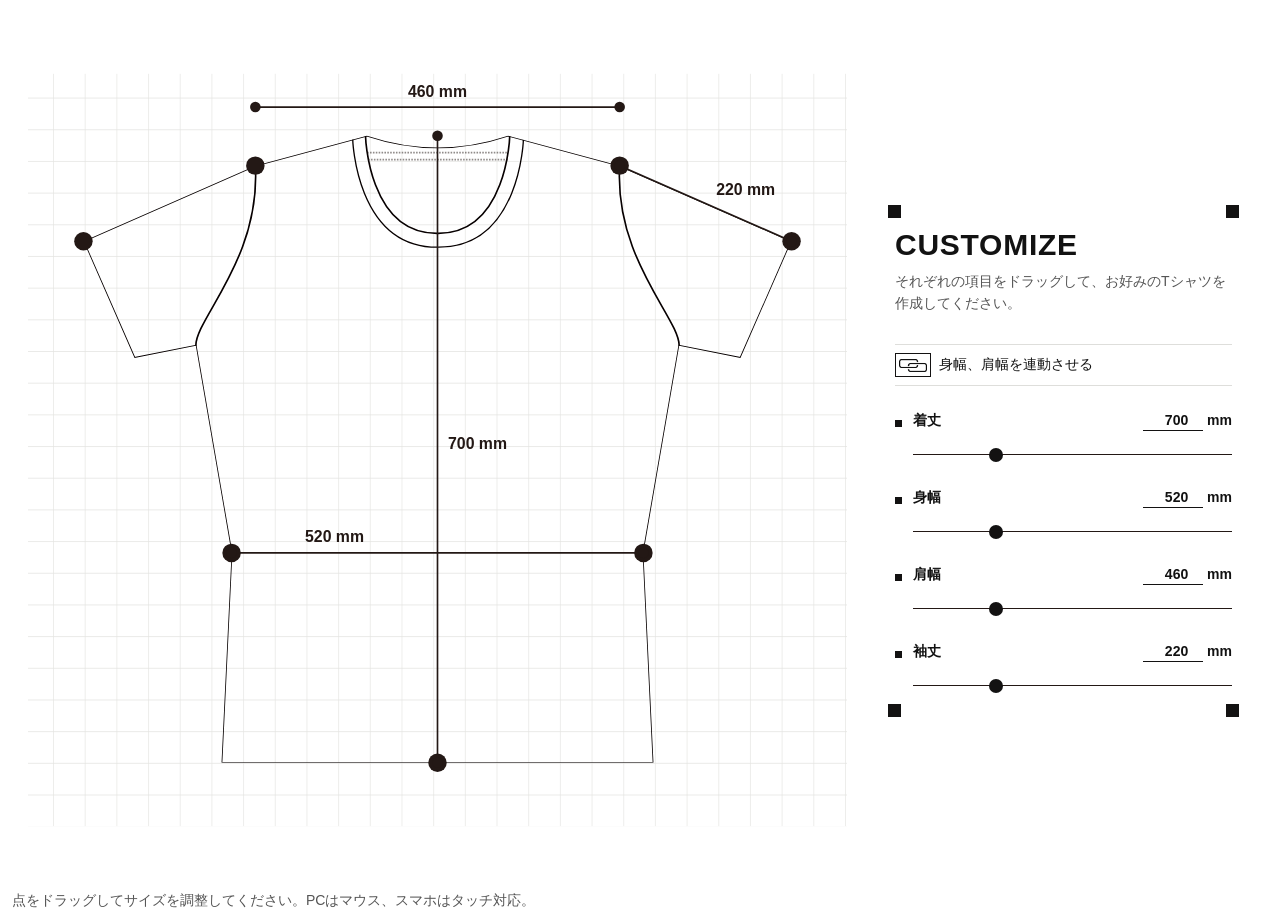
<file: t.html>
<!DOCTYPE html>
<html lang="ja">
<head>
  <meta charset="UTF-8" />
  <meta name="viewport" content="width=device-width, initial-scale=1.0" />
  <title>カスタマイズTシャツ</title>
<style>
:root {
  color-scheme: light;
  font-family: "Helvetica Neue World", "Helvetica Neue", "Hiragino Kaku Gothic Pro", "ヒラギノ角ゴ Pro W3", sans-serif;
  font-weight: 300;
  color: #131212;
  background: #ffffff;
  font-size: 16px;
}

</style>
<style>
* { box-sizing: border-box; }
html, body { min-height: 100%; margin: 0; padding: 0; background: #fff; color: #121212; }
.page-shell { display: grid; grid-template-columns: minmax(0, 1fr) minmax(220px, 0.5fr); gap: 0; max-width: 1440px; min-height: 100vh; margin: 0 auto; padding: 24px; align-items: center; background: #fff; }
.preview-panel, .controls-panel { min-width: 0; background: #fff; border-radius: 0; box-shadow: none; }.preview-panel { padding: 32px; }.controls-panel { position: relative; overflow: hidden; padding: 42px clamp(18px, 2.8vw, 34px); }.preview-wrapper { display: grid; gap: 24px; }.shirt-frame { position: relative; padding: 24px; background: #fff; border: 0; user-select: none; }.shirt-svg { display: block; width: 100%; height: min(66vh, 620px); max-width: 600px; margin: 0 auto; touch-action: none; }.hint-text { font-size: 14px; color: #555; }
.tshirt-corner { position: absolute !important; z-index: 2 !important; display: block !important; width: 13px !important; height: 13px !important; background: #131212 !important; }.tshirt-corner-top-left { top: 17px !important; left: 17px !important; }.tshirt-corner-top-right { top: 17px !important; right: 17px !important; }.tshirt-corner-bottom-left { bottom: 17px !important; left: 17px !important; }.tshirt-corner-bottom-right { right: 17px !important; bottom: 17px !important; }
.controls-header { max-width: 280px; margin-bottom: 22px; }.controls-header h1 { margin: 0 0 8px; font-size: 29px; font-weight: 700; letter-spacing: 0; }.controls-header p { margin: 0; font-size: 11px; color: #555; line-height: 1.6; }.control-list { display: grid; gap: 17px; }.control-item { position: relative; display: grid; gap: 11px; padding-left: 14px; }.control-item::before { position: absolute; top: 10px; left: 0; width: 6px; height: 6px; background: #131212; content: ""; }.control-meta { display: flex; align-items: center; justify-content: space-between; gap: 11px; }.control-meta span, .control-meta label { font-size: 13px; font-weight: 700; }.control-value { width: 52px; padding: 2px 0; border: 0; border-bottom: 1px solid #131212; border-radius: 0; background: transparent; color: #111; font: inherit; font-weight: 800; text-align: right; }.control-value:focus-visible, .link-button:focus-visible { outline: 2px solid #131212; outline-offset: 3px; }.control-track, .control-range { height: 14px; }.control-range { width: 100%; margin: 0; appearance: none; background: transparent; cursor: pointer; }.control-range::-webkit-slider-runnable-track, .control-range::-moz-range-track { height: 1px; background: #231815; }.control-range::-webkit-slider-thumb { width: 12px; height: 12px; margin-top: -5px; appearance: none; border: 0; border-radius: 50%; background: #131212; }.control-range::-moz-range-thumb { width: 12px; height: 12px; border: 0; border-radius: 50%; background: #131212; }
.link-control { display: flex; align-items: center; gap: 8px; padding: 8px 0; border-top: 1px solid #dededb; border-bottom: 1px solid #dededb; }.link-control span { font-size: 13px; font-weight: 300; }.link-button { display: grid; width: 24px; height: 24px; padding: 5px; border: 1px solid #131212; border-radius: 0; background: #fff; cursor: pointer; place-items: center; }.link-button img { display: block; width: 100%; height: 100%; object-fit: contain; }.link-button[aria-pressed="true"] { background: #131212; }.link-button[aria-pressed="true"] img { filter: invert(1); }.handle { cursor: grab; vector-effect: non-scaling-stroke; }.handle:active { cursor: grabbing; }.measure-label { font-family: "Helvetica Neue World", "Helvetica Neue", sans-serif; font-size: 12px; font-weight: 600; letter-spacing: 0; }
@media (hover: none) and (pointer: coarse) { .page-shell { grid-template-columns: 1fr; grid-template-rows: minmax(0, 57svh) auto; min-height: 100svh; gap: 8px; padding: 8px 12px; align-items: stretch; }.preview-panel { padding: 0; }.preview-wrapper, .shirt-frame { height: 100%; }.shirt-frame { padding: 0; }.shirt-svg { height: 100%; }.hint-text, .controls-header, .tshirt-corner { display: none !important; }.controls-panel { padding: 10px 12px; }.control-list { grid-template-columns: repeat(2, minmax(0, 1fr)); column-gap: 18px; row-gap: 10px; }.link-control { grid-column: 1 / -1; padding: 2px 0; }.control-item { gap: 6px; padding-left: 12px; }.control-item::before { top: 9px; width: 6px; height: 6px; }.control-meta { gap: 6px; }.control-meta span, .control-meta label { font-size: 14px; }.control-value { width: 58px; }.control-track, .control-range { height: 16px; } }
@media (hover: none) and (pointer: coarse) and (max-width: 640px) { .page-shell { grid-template-rows: minmax(0, 56svh) auto; } }
</style>
<style>
html, body, .page-shell, .preview-panel, .controls-panel, .shirt-frame {
  background: #fff !important;
}

.link-button {
  width: 36px;
  height: 24px;
  padding: 0;
  background: #fff !important;
}

.link-button img,
.link-button[aria-pressed="true"] img {
  width: 28px;
  height: auto;
  filter: none;
}

.link-button[aria-pressed="false"] {
  opacity: .35;
}
</style>
<style>
@media (hover: hover) and (pointer: fine) {
  .page-shell {
    grid-template-columns: minmax(0, 2.2fr) minmax(0, 1fr);
    width: 100%;
    max-width: none;
    min-height: 100vh;
    gap: 24px;
    padding: 0 24px 0 0;
  }

  .preview-panel {
    padding: 12px 0 12px 12px;
  }

  .preview-wrapper {
    gap: 4px;
  }

  .shirt-frame {
    height: calc(100vh - 24px);
    padding: 16px 0 16px 16px;
  }

  .shirt-svg {
    width: 100%;
    height: 100%;
    max-width: none;
    margin-left: auto;
    margin-right: auto;
  }

  .controls-panel {
    padding: 40px 24px;
  }

  .controls-header {
    margin-bottom: 30px;
  }

  .controls-header,
  .control-list {
    width: 100%;
    max-width: none;
    margin-left: auto;
    margin-right: auto;
  }

  .tshirt-corner-bottom-left,
  .tshirt-corner-bottom-right {
    bottom: 6px;
  }

  .controls-header h1 {
    font-size: 30px;
  }

  .controls-header p,
  .control-meta span,
  .control-meta label,
  .link-control span {
    font-size: 14px;
  }

  .control-list {
    gap: 24px;
  }

  .control-item {
    gap: 14px;
    padding-left: 18px;
  }

  .control-item::before {
    top: 10px;
    width: 7px;
    height: 7px;
  }

  .control-value {
    width: 60px;
  }

  .control-track,
  .control-range {
    height: 18px;
  }

  .control-range::-webkit-slider-thumb {
    width: 14px;
    height: 14px;
    margin-top: -6px;
  }

  .control-range::-moz-range-thumb {
    width: 14px;
    height: 14px;
  }

  .link-button {
    width: 36px;
    height: 24px;
  }

  .link-button img,
  .link-button[aria-pressed="true"] img {
    width: 28px;
  }
}

.control-range::-webkit-slider-runnable-track {
  height: 1px;
  background: #231815;
}

.control-range::-moz-range-track {
  height: 1px;
  background: #231815;
}

.control-range {
  background: linear-gradient(#231815, #231815) center / 100% 1px no-repeat;
}

.controls-header h1 {
  letter-spacing: .025em;
}
</style>
<!--
* {
  box-sizing: border-box;
}

html, body {
  min-height: 100%;
  margin: 0;
  padding: 0;
}

body {
  background: #ffffff;
  color: #121212;
}

.page-shell {
  max-width: 1440px;
  margin: 0 auto;
  min-height: 100vh;
  display: grid;
  grid-template-columns: minmax(0, 1fr) minmax(280px, 0.72fr);
  gap: 24px;
  grid-template-columns: minmax(0, 1fr) minmax(220px, 0.5fr);
  gap: 0;
}

.preview-panel,
.controls-panel {
  padding: 42px clamp(18px, 2.8vw, 34px);
  border-radius: 0;
  width: 13px;
  height: 13px;
}
  top: 17px;
  left: 17px;
  padding: 60px clamp(24px, 4vw, 48px);
  top: 17px;
  right: 17px;
.preview-wrapper {
  bottom: 17px;
  left: 17px;
}
  bottom: 17px;
  right: 17px;
  font-size: 22px;
  letter-spacing: 0.08em;
  margin-bottom: 22px;
}

  font-size: 29px;
  position: relative;
  padding: 24px;
  font-size: 11px;
  background: #ffffff;
  border: 0;
  gap: 17px;
}

  gap: 11px;
  width: 100%;
  padding-left: 14px;
  display: block;
  top: 10px;
  width: 6px;
  height: 6px;
}
  gap: 11px;
.shirt-frame {
  font-size: 13px;
}
  font-size: 13px;
.control-item {
  width: 52px;
  gap: 16px;
  height: 14px;
  padding-left: 20px;
  height: 14px;

  width: 12px;
  height: 12px;
  margin-top: -5px;
  left: 0;
  width: 12px;
  height: 12px;
  height: 8px;
  gap: 8px;
  padding: 8px 0;

  width: 24px;
  height: 24px;
  padding: 5px;
  position: relative;
  overflow: hidden;
}

.control-dot {
  position: absolute;
  top: 50%;
  width: 16px;
  height: 16px;
  border-radius: 50%;
  background: #131212;
  transform: translate(-50%, -50%);
}

.hint-text {
  font-size: 14px;
  color: #555;
}

.controls-panel {
  position: relative;
  overflow: hidden;
}

.corner {
  position: absolute;
  width: 18px;
  height: 18px;
  background: #131212;
}

.corner-top-left {
  top: 24px;
  left: 24px;
}

.corner-top-right {
  top: 24px;
  right: 24px;
}

.corner-bottom-left {
  bottom: 24px;
  left: 24px;
}

.corner-bottom-right {
  bottom: 24px;
  right: 24px;
}

.controls-header {
  max-width: 400px;
  margin-bottom: 32px;
}

.controls-header h1 {
  margin: 0 0 12px;
  font-size: 42px;
  letter-spacing: -0.04em;
}

.controls-header p {
  margin: 0;
  color: #555;
  line-height: 1.7;
}

.control-list {
  display: grid;
  gap: 24px;
}

.control-item {
  display: grid;
  gap: 16px;
}

.control-meta {
  display: flex;
  justify-content: space-between;
  align-items: center;
  gap: 16px;
}

.control-meta span {
  font-size: 18px;
  font-weight: 700;
}

.control-meta strong {
  color: #111;
  font-size: 18px;
}

.control-meta label {
  font-size: 18px;
  font-weight: 700;
}

.control-value {
  width: 72px;
  border: 0;
  border-bottom: 1px solid #131212;
  border-radius: 0;
  padding: 2px 0;
  background: transparent;
  color: #111;
  font: inherit;
  font-weight: 800;
  text-align: right;
}

.control-value:focus-visible {
  outline: 2px solid #131212;
  outline-offset: 3px;
}

.control-track {
  height: 20px;
  position: relative;
}

.control-range {
  appearance: none;
  width: 100%;
  height: 20px;
  margin: 0;
  background: transparent;
  cursor: pointer;
}

.control-range::-webkit-slider-runnable-track {
  height: 1px;
  background: #231815;
}

.control-range::-webkit-slider-thumb {
  appearance: none;
  width: 16px;
  height: 16px;
  margin-top: -7px;
  border: 0;
  border-radius: 50%;
  background: #131212;
}

.control-range::-moz-range-track {
  height: 1px;
  background: #231815;
}

.control-range::-moz-range-thumb {
  width: 16px;
  height: 16px;
  border: 0;
  border-radius: 50%;
  background: #131212;
}

.link-control {
  display: flex;
  align-items: center;
  justify-content: flex-start;
  gap: 12px;
  padding: 12px 0;
  border-top: 1px solid #dededb;
  border-bottom: 1px solid #dededb;
  font-weight: 700;
}

.link-control span {
  font-weight: 300;
}

.link-button {
  width: 32px;
  height: 32px;
  border: 1px solid #131212;
  border-radius: 0;
  padding: 7px;
  background: #fff;
  cursor: pointer;
  display: grid;
  place-items: center;
}

.link-button img {
  width: 100%;
  height: 100%;
  display: block;
  object-fit: contain;
}

.link-button[aria-pressed="true"] {
  background: #131212;
}

.link-button[aria-pressed="true"] img {
  filter: invert(1);
}

.link-button:focus-visible {
  outline: 2px solid #131212;
  outline-offset: 3px;
}

.handle {
  cursor: grab;
  vector-effect: non-scaling-stroke;
}

.measure-label {
  font-family: "Helvetica Neue", Arial, sans-serif;
  font-size: 12px;
  letter-spacing: 0;
  font-weight: 600;
}

.handle:active {
  cursor: grabbing;
}

@media (hover: none) and (pointer: coarse) {
  .page-shell {
    grid-template-columns: 1fr;
    grid-template-rows: minmax(0, 57svh) auto;
    min-height: 100svh;
    gap: 8px;
    padding: 8px 12px;
    align-items: stretch;
  }

  .preview-panel {
    padding: 0;
  }

  .preview-wrapper,
  .shirt-frame {
    height: 100%;
  }

  .shirt-frame {
    padding: 0;
  }

  .shirt-svg {
    height: 100%;
  }

  .hint-text,
  .controls-header,
  .corner {
    display: none;
  }

  .controls-panel {
    padding: 10px 12px;
  }

  .control-list {
    grid-template-columns: repeat(2, minmax(0, 1fr));
    column-gap: 18px;
    row-gap: 10px;
  }

  .link-control {
    grid-column: 1 / -1;
    padding: 2px 0;
  }

  .control-item {
    gap: 6px;
    padding-left: 12px;
  }

  .control-item::before {
    top: 9px;
    width: 6px;
    height: 6px;
  }

  .control-meta {
    gap: 6px;
  }

  .control-meta span,
  .control-meta label {
    font-size: 14px;
  }

  .control-value {
    width: 58px;
  }

  .control-track,
  .control-range {
    height: 16px;
  }
}

@media (hover: none) and (pointer: coarse) and (max-width: 640px) {
  .page-shell {
    grid-template-rows: minmax(0, 56svh) auto;
  }
}

</head>
-->
</head>
<body>
  <main class="page-shell">
    <section class="preview-panel">
      <div class="preview-wrapper">
        <div class="shirt-frame" aria-label="Tシャツプレビュー">
          <svg class="shirt-svg" viewBox="0 150 595.28 570" role="img" aria-labelledby="shirtTitle">
            <title id="shirtTitle">Tシャツのカスタマイズプレビュー</title>
            <defs>
              <pattern id="gridPattern" width="24" height="24" patternUnits="userSpaceOnUse">
                <path d="M 24 0 L 0 0 0 24" fill="none" stroke="#e4e4e1" stroke-width="1" />
              </pattern>
              <clipPath id="shirt-clip">
                <path id="shirt-clip-path" d="M344.74,196.94l95.28,22.62,130.24,57.24-38.73,88.43-80.54-9.25-27.11,156.97,7.63,159.04H151.07s7.63-159.04,7.63-159.04l-27.11-156.97-80.54,9.25-38.73-88.43,130.24-57.24,95.28-22.62s53.57,17.81,106.89,0Z" />
              </clipPath>
            </defs>
            <rect id="grid-background" x="0" y="150" width="595.28" height="570" fill="url(#gridPattern)" />
            <g class="shirt-lines" clip-path="url(#shirt-clip)">
              <path id="shirt-path" d="M344.74,196.94l95.28,22.62,130.24,57.24-38.73,88.43-80.54-9.25-27.11,156.97,7.63,159.04H151.07s7.63-159.04,7.63-159.04l-27.11-156.97-80.54,9.25-38.73-88.43,130.24-57.24,95.28-22.62s53.57,17.81,106.89,0Z" fill="none" stroke="#070001" stroke-width="1.25" stroke-miterlimit="10" />
              <path id="shirt-neck-left" d="M236.74,196.94s1.89,74.36,54.64,73.96" fill="none" stroke="#070001" stroke-width="1.25" stroke-miterlimit="10" />
              <path id="shirt-neck-right" d="M346.03,196.94s-1.89,74.36-54.64,73.96" fill="none" stroke="#070001" stroke-width="1.25" stroke-miterlimit="10" />
              <path id="shirt-neck-inner-left" d="M227.06,199.47s2.23,82.33,64.65,81.89" fill="none" stroke="#070001" stroke-width="1" stroke-miterlimit="10" />
              <path id="shirt-neck-inner-right" d="M356.37,199.47s-2.23,82.33-64.65,81.89" fill="none" stroke="#070001" stroke-width="1" stroke-miterlimit="10" />
              <path id="shirt-stitch-top" d="M238,209.48s.19.06.57.18M239.51,209.94c8.48,2.49,51.56,13.64,103.35-.18M343.36,209.63c.19-.05.39-.1.58-.16" fill="none" stroke="#231815" stroke-width="1.25" stroke-dasharray="1.19 .99" stroke-miterlimit="10" opacity=".5" />
              <path id="shirt-stitch-bottom" d="M238.74,214.7s.19.06.57.18M240.26,215.16c8.48,2.49,51.56,13.64,103.35-.18M344.1,214.85c.19-.05.39-.1.58-.16" fill="none" stroke="#231815" stroke-width="1.25" stroke-dasharray="1.19 .99" stroke-miterlimit="10" opacity=".5" />
              <path id="shirt-sleeve-seam-left" d="M142.56,219.56s4.07,110.78-10.97,136.41" fill="none" stroke="#070001" stroke-width="1.25" stroke-miterlimit="10" />
              <path id="shirt-sleeve-seam-right" d="M440.45,219.56s4.07,110.78,10.97,136.41" fill="none" stroke="#070001" stroke-width="1.25" stroke-miterlimit="10" />
            </g>
            <g id="handles" class="handles">
              <circle class="handle" id="handle-shoulder-left" r="7" fill="#231815" data-handle="shoulder-left" />
              <circle class="handle" id="handle-shoulder-right" r="7" fill="#231815" data-handle="shoulder-right" />
              <circle class="handle" id="handle-sleeve-left" r="7" fill="#231815" data-handle="sleeve-left" />
              <circle class="handle" id="handle-sleeve-right" r="7" fill="#231815" data-handle="sleeve-right" />
              <circle class="handle" id="handle-body-left" r="7" fill="#231815" data-handle="body-left" />
              <circle class="handle" id="handle-body-right" r="7" fill="#231815" data-handle="body-right" />
              <circle class="handle" id="handle-hem" r="7" fill="#231815" data-handle="hem" />
            </g>
            <g class="measurements" fill="none" stroke="#231815" stroke-width="1.25" stroke-miterlimit="10" pointer-events="none">
              <line id="measure-shoulder-line" />
              <line id="measure-body-line" />
              <line id="measure-length-line" />
              <line id="measure-sleeve-line" />
              <g id="measure-points" fill="#231815" stroke="none">
                <circle id="measure-shoulder-start" r="4" /><circle id="measure-shoulder-end" r="4" />
                <circle id="measure-body-start" r="4" /><circle id="measure-body-end" r="4" />
                <circle id="measure-length-start" r="4" /><circle id="measure-length-end" r="4" />
                <circle id="measure-sleeve-start" r="4" /><circle id="measure-sleeve-end" r="4" />
              </g>
              <text id="measure-shoulder-label" class="measure-label" fill="#231815" stroke="none">460 mm</text>
              <text id="measure-body-label" class="measure-label" fill="#231815" stroke="none">520 mm</text>
              <text id="measure-length-label" class="measure-label" fill="#231815" stroke="none">700 mm</text>
              <text id="measure-sleeve-label" class="measure-label" fill="#231815" stroke="none">220 mm</text>
            </g>
          </svg>
        </div>
        <div class="hint-text">点をドラッグしてサイズを調整してください。PCはマウス、スマホはタッチ対応。</div>
      </div>
    </section>

    <aside class="controls-panel">
      <svg class="tshirt-corner tshirt-corner-top-left" viewBox="0 0 13 13" aria-hidden="true" style="position:absolute!important;display:block!important;z-index:20!important;width:13px!important;height:13px!important;background:#131212!important;fill:#131212!important"><rect width="13" height="13" fill="#131212" /></svg>
      <svg class="tshirt-corner tshirt-corner-top-right" viewBox="0 0 13 13" aria-hidden="true" style="position:absolute!important;display:block!important;z-index:20!important;width:13px!important;height:13px!important;background:#131212!important;fill:#131212!important"><rect width="13" height="13" fill="#131212" /></svg>
      <svg class="tshirt-corner tshirt-corner-bottom-left" viewBox="0 0 13 13" aria-hidden="true" style="position:absolute!important;display:block!important;z-index:20!important;width:13px!important;height:13px!important;background:#131212!important;fill:#131212!important"><rect width="13" height="13" fill="#131212" /></svg>
      <svg class="tshirt-corner tshirt-corner-bottom-right" viewBox="0 0 13 13" aria-hidden="true" style="position:absolute!important;display:block!important;z-index:20!important;width:13px!important;height:13px!important;background:#131212!important;fill:#131212!important"><rect width="13" height="13" fill="#131212" /></svg>

      <div class="controls-header">
        <h1>CUSTOMIZE</h1>
        <p>それぞれの項目をドラッグして、お好みのTシャツを作成してください。</p>
      </div>

      <div class="control-list">
        <div class="link-control">
          <button id="toggle-link" class="link-button" type="button" aria-pressed="true" aria-label="身幅と肩幅の連動を切り替える">
            <img src="[data-uri]" alt="" />
          </button>
          <span>身幅、肩幅を連動させる</span>
        </div>
        <div class="control-item" data-control="length">
          <div class="control-meta">
            <span>着丈</span>
            <label><input class="control-value" id="value-length" type="number" min="400" max="5000" step="10" value="700" aria-label="着丈" /> mm</label>
          </div>
          <div class="control-track">
            <input class="control-range" id="range-length" type="range" min="0" max="1000" step="1" value="250" aria-label="着丈スライダー" />
          </div>
        </div>

        <div class="control-item" data-control="body">
          <div class="control-meta">
            <span>身幅</span>
            <label><input class="control-value" id="value-body" type="number" min="300" max="5000" step="10" value="520" aria-label="身幅" /> mm</label>
          </div>
          <div class="control-track">
            <input class="control-range" id="range-body" type="range" min="0" max="1000" step="1" value="250" aria-label="身幅スライダー" />
          </div>
        </div>

        <div class="control-item" data-control="shoulder">
          <div class="control-meta">
            <span>肩幅</span>
            <label><input class="control-value" id="value-shoulder" type="number" min="340" max="5000" step="10" value="460" aria-label="肩幅" /> mm</label>
          </div>
          <div class="control-track">
            <input class="control-range" id="range-shoulder" type="range" min="0" max="1000" step="1" value="250" aria-label="肩幅スライダー" />
          </div>
        </div>

        <div class="control-item" data-control="sleeve">
          <div class="control-meta">
            <span>袖丈</span>
            <label><input class="control-value" id="value-sleeve" type="number" min="0" max="5000" step="10" value="220" aria-label="袖丈" /> mm</label>
          </div>
          <div class="control-track">
            <input class="control-range" id="range-sleeve" type="range" min="0" max="1000" step="1" value="250" aria-label="袖丈スライダー" />
          </div>
        </div>
      </div>
    </aside>
  </main>
<script>
const state = {
  shoulder: 460,
  sleeve: 220,
  body: 520,
  length: 700,
  linked: true,
  min: { shoulder: 340, sleeve: 0, body: 300, length: 400 },
  max: { shoulder: 5000, sleeve: 5000, body: 5000, length: 5000 },
};

const svg = document.querySelector('.shirt-svg');
const grid = document.getElementById('grid-background');
const pathEl = document.getElementById('shirt-path');
const clipPathEl = document.getElementById('shirt-clip-path');
const paths = {
  neckLeft: document.getElementById('shirt-neck-left'),
  neckRight: document.getElementById('shirt-neck-right'),
  neckInnerLeft: document.getElementById('shirt-neck-inner-left'),
  neckInnerRight: document.getElementById('shirt-neck-inner-right'),
  stitchTop: document.getElementById('shirt-stitch-top'),
  stitchBottom: document.getElementById('shirt-stitch-bottom'),
  sleeveSeamLeft: document.getElementById('shirt-sleeve-seam-left'),
  sleeveSeamRight: document.getElementById('shirt-sleeve-seam-right'),
};
const values = Object.fromEntries(['shoulder', 'sleeve', 'body', 'length'].map((key) => [key, document.getElementById(`value-${key}`)]));
const ranges = Object.fromEntries(['shoulder', 'sleeve', 'body', 'length'].map((key) => [key, document.getElementById(`range-${key}`)]));
const handles = {
  shoulderLeft: document.getElementById('handle-shoulder-left'),
  shoulderRight: document.getElementById('handle-shoulder-right'),
  sleeveLeft: document.getElementById('handle-sleeve-left'),
  sleeveRight: document.getElementById('handle-sleeve-right'),
  bodyLeft: document.getElementById('handle-body-left'),
  bodyRight: document.getElementById('handle-body-right'),
  hem: document.getElementById('handle-hem'),
};
const measurements = {
  shoulderLine: document.getElementById('measure-shoulder-line'),
  bodyLine: document.getElementById('measure-body-line'),
  lengthLine: document.getElementById('measure-length-line'),
  sleeveLine: document.getElementById('measure-sleeve-line'),
  shoulderLabel: document.getElementById('measure-shoulder-label'),
  bodyLabel: document.getElementById('measure-body-label'),
  lengthLabel: document.getElementById('measure-length-label'),
  sleeveLabel: document.getElementById('measure-sleeve-label'),
  shoulderStart: document.getElementById('measure-shoulder-start'),
  shoulderEnd: document.getElementById('measure-shoulder-end'),
  bodyStart: document.getElementById('measure-body-start'),
  bodyEnd: document.getElementById('measure-body-end'),
  lengthStart: document.getElementById('measure-length-start'),
  lengthEnd: document.getElementById('measure-length-end'),
  sleeveStart: document.getElementById('measure-sleeve-start'),
  sleeveEnd: document.getElementById('measure-sleeve-end'),
};
const dynamicStrokeTargets = [
  [pathEl, 1.25],
  [paths.neckLeft, 1.25], [paths.neckRight, 1.25],
  [paths.neckInnerLeft, 1], [paths.neckInnerRight, 1],
  [paths.stitchTop, 1.25], [paths.stitchBottom, 1.25],
  [paths.sleeveSeamLeft, 1.25], [paths.sleeveSeamRight, 1.25],
  [document.querySelector('.measurements'), 1.25],
];
const linkButton = document.getElementById('toggle-link');
const sourcePath = 'M344.74,196.94l95.28,22.62,130.24,57.24-38.73,88.43-80.54-9.25-27.11,156.97,7.63,159.04H151.07s7.63-159.04,7.63-159.04l-27.11-156.97-80.54,9.25-38.73-88.43,130.24-57.24,95.28-22.62s53.57,17.81,106.89,0Z';
const baseSize = { length: 700, body: 520, shoulder: 460, sleeve: 220 };
const linkedBodyOffset = baseSize.body - baseSize.shoulder;
const collar = { left: 227.06, right: 356.37 };
const dimensionVisualScale = 0.6;
const garmentCenterX = 291.29;
const geometryScale = { shoulder: dimensionVisualScale / 2, body: dimensionVisualScale / 2, sleeveY: 0.32 * 0.22, hemY: (671.99 - 196.94) / 700 };
const sliderMain = { length: 800, body: 600, shoulder: 600, sleeve: 300 };
const negativeShare = 0.25;
const mainShare = 2 / 3;
const mainEnd = negativeShare + mainShare;

let activeHandle = null;
let pointerId = null;
let startPoint = null;
let dragStartValues = null;

function clamp(value, min, max) {
  return Math.min(Math.max(value, min), max);
}

function roundStep(value) {
  return Math.round(value / 10) * 10;
}

function sliderToValue(key, position) {
  const ratio = Number(position) / 1000;
  const main = sliderMain[key];
  if (ratio <= negativeShare) {
    return roundStep(state.min[key] + (baseSize[key] - state.min[key]) * (ratio / negativeShare));
  }
  if (ratio <= mainEnd) {
    return roundStep(baseSize[key] + ((ratio - negativeShare) / mainShare) * main);
  }
  const tailRatio = (ratio - mainEnd) / (1 - mainEnd);
  return roundStep(baseSize[key] + main + (state.max[key] - baseSize[key] - main) * tailRatio * tailRatio);
}

function valueToSlider(key, value) {
  const main = sliderMain[key];
  if (value <= baseSize[key]) {
    return Math.round(((value - state.min[key]) / (baseSize[key] - state.min[key])) * negativeShare * 1000);
  }
  if (value <= baseSize[key] + main) {
    return Math.round((negativeShare + ((value - baseSize[key]) / main) * mainShare) * 1000);
  }
  const tailRatio = Math.sqrt((value - baseSize[key] - main) / (state.max[key] - baseSize[key] - main));
  return Math.round((mainEnd + (1 - mainEnd) * tailRatio) * 1000);
}

function getGeometry() {
  const xLeftShoulder = garmentCenterX - (state.shoulder * dimensionVisualScale) / 2;
  const xRightShoulder = garmentCenterX + (state.shoulder * dimensionVisualScale) / 2;
  const xLeftBody = garmentCenterX - (state.body * dimensionVisualScale) / 2;
  const xRightBody = garmentCenterX + (state.body * dimensionVisualScale) / 2;
  const shoulderOffset = 142.56 - xLeftShoulder;
  const sleeveOffset = (state.sleeve - 220) * 0.32;
  const bodyOffset = 158.7 - xLeftBody;
  const lengthRatio = state.length / 700;
  const collarGap = 95.28;
  const collarExpansion = Math.max(0, shoulderOffset);
  const collarLeftOuter = 237.84 - collarExpansion;
  const collarRightOuter = 344.74 + collarExpansion;
  const collarScale = (collarRightOuter - collarLeftOuter) / (344.74 - 237.84);
  const xLeftHem = 151.07 - bodyOffset;
  const xRightHem = 431.51 + bodyOffset;
  const yBody = 196.94 + (512.95 - 196.94) * lengthRatio;
  const yHem = 196.94 + (671.99 - 196.94) * lengthRatio;
  const hasSleeve = state.sleeve > 0;
  // 肩幅の変化には袖全体を同量追従させ、袖丈の相対長を保つ。
  const leftSleeveTop = hasSleeve ? { x: 12.32 - shoulderOffset - sleeveOffset, y: 276.8 + sleeveOffset * 0.22 } : { x: xLeftBody, y: yBody };
  const rightSleeveTop = hasSleeve ? { x: 570.26 + shoulderOffset + sleeveOffset, y: 276.8 + sleeveOffset * 0.22 } : { x: xRightBody, y: yBody };
  const leftCuff = hasSleeve ? { x: 51.05 - shoulderOffset - sleeveOffset, y: 365.23 + sleeveOffset * 0.22 } : { x: xLeftBody, y: yBody };
  const rightCuff = hasSleeve ? { x: 531.53 + shoulderOffset + sleeveOffset, y: 365.23 + sleeveOffset * 0.22 } : { x: xRightBody, y: yBody };
  return { shoulderOffset, xLeftShoulder, xRightShoulder, collarLeftOuter, collarRightOuter, collarScale, xLeftBody, xRightBody, xLeftHem, xRightHem, yBody, yHem, leftSleeveTop, rightSleeveTop, leftCuff, rightCuff, hasSleeve };
}

function getLengthMinimum() {
  const cuffBottom = 365.23 + (state.sleeve - baseSize.sleeve) * geometryScale.sleeveY;
  const lengthForCuffClearance = ((cuffBottom + 14 - 196.94) / (512.95 - 196.94)) * baseSize.length;
  return Math.ceil(Math.max(state.min.length, lengthForCuffClearance) / 10) * 10;
}

function enforceGarmentBounds() {
  // The shoulder seam must always remain wider than the fixed double collar.
  const minimumShoulder = Math.ceil(Math.max(
    state.min.shoulder,
    baseSize.shoulder + ((collar.right - collar.left + 28 - (440.02 - 142.56)) / (2 * geometryScale.shoulder)),
  ) / 10) * 10;
  state.shoulder = clamp(state.shoulder, minimumShoulder, state.max.shoulder);
  state.sleeve = clamp(state.sleeve, state.min.sleeve, state.max.sleeve);
  state.body = clamp(state.body, Math.max(state.min.body, state.shoulder * 0.72), state.max.body);
  state.length = clamp(state.length, getLengthMinimum(), state.max.length);
}

function updateValues() {
  Object.keys(values).forEach((key) => {
    values[key].value = state[key];
    ranges[key].value = valueToSlider(key, state[key]);
  });
}

function setPathGeometry(g) {
  const collarOffset = g.collarRightOuter - 344.74;
  const collarPaths = [paths.neckLeft, paths.neckRight, paths.neckInnerLeft, paths.neckInnerRight, paths.stitchTop, paths.stitchBottom];
  collarPaths.forEach((path) => path.removeAttribute('transform'));

  paths.neckLeft.setAttribute('d', `M ${236.74 - collarOffset} 196.94 s 1.89 74.36 54.64 73.96 H ${291.38 + collarOffset}`);
  paths.neckRight.setAttribute('d', `M ${346.03 + collarOffset} 196.94 s -1.89 74.36 -54.64 73.96`);
  paths.neckInnerLeft.setAttribute('d', `M ${227.06 - collarOffset} 199.47 s 2.23 82.33 64.65 81.89 H ${291.71 + collarOffset}`);
  paths.neckInnerRight.setAttribute('d', `M ${356.37 + collarOffset} 199.47 s -2.23 82.33 -64.65 81.89`);
  paths.stitchTop.setAttribute('d', `M ${238 - collarOffset} 209.75 H ${343.94 + collarOffset}`);
  paths.stitchBottom.setAttribute('d', `M ${238.74 - collarOffset} 214.97 H ${344.68 + collarOffset}`);

  const outerPath = g.hasSleeve
    ? `M ${g.collarRightOuter} 196.94 L ${g.xRightShoulder} 219.56 L ${g.rightSleeveTop.x} ${g.rightSleeveTop.y} L ${g.rightCuff.x} ${g.rightCuff.y} L ${g.xRightBody + 27.11} 355.98 L ${g.xRightBody} ${g.yBody} L ${g.xRightHem} ${g.yHem} H ${g.xLeftHem} L ${g.xLeftBody} ${g.yBody} L ${g.xLeftBody - 27.11} 355.98 L ${g.leftCuff.x} ${g.leftCuff.y} L ${g.leftSleeveTop.x} ${g.leftSleeveTop.y} L ${g.xLeftShoulder} 219.56 L ${g.collarLeftOuter} 196.94 Q ${g.collarLeftOuter + 26.78} 205.84 ${g.collarLeftOuter + 53.45} 205.84 H ${g.collarRightOuter - 53.33} Q ${g.collarRightOuter - 26.66} 205.84 ${g.collarRightOuter} 196.94 Z`
    : `M ${g.collarRightOuter} 196.94 L ${g.xRightShoulder} 219.56 L ${g.xRightBody} ${g.yBody} L ${g.xRightHem} ${g.yHem} H ${g.xLeftHem} L ${g.xLeftBody} ${g.yBody} L ${g.xLeftShoulder} 219.56 L ${g.collarLeftOuter} 196.94 Q ${g.collarLeftOuter + 26.78} 205.84 ${g.collarLeftOuter + 53.45} 205.84 H ${g.collarRightOuter - 53.33} Q ${g.collarRightOuter - 26.66} 205.84 ${g.collarRightOuter} 196.94 Z`;
  pathEl.setAttribute('d', outerPath);
  clipPathEl.setAttribute('d', outerPath);
  paths.sleeveSeamLeft.setAttribute('d', g.hasSleeve ? `M ${g.xLeftShoulder} 219.56 C ${g.xLeftShoulder + 4.07} 290 ${g.xLeftBody - 27.11} 335 ${g.xLeftBody - 27.11} 355.98` : '');
  paths.sleeveSeamRight.setAttribute('d', g.hasSleeve ? `M ${g.xRightShoulder} 219.56 C ${g.xRightShoulder - 4.07} 290 ${g.xRightBody + 27.11} 335 ${g.xRightBody + 27.11} 355.98` : '');
}

function getHandlePositions(g) {
  return {
    shoulderLeft: { x: g.xLeftShoulder, y: 219.56 },
    shoulderRight: { x: g.xRightShoulder, y: 219.56 },
    sleeveLeft: g.leftSleeveTop,
    sleeveRight: g.rightSleeveTop,
    bodyLeft: { x: g.xLeftBody, y: g.yBody },
    bodyRight: { x: g.xRightBody, y: g.yBody },
    hem: { x: (g.xLeftHem + g.xRightHem) / 2, y: g.yHem },
  };
}

function setHandlePositions(positions) {
  Object.entries(positions).forEach(([key, point]) => {
    handles[key].setAttribute('cx', point.x);
    handles[key].setAttribute('cy', point.y);
  });
}

function setLine(line, x1, y1, x2, y2) {
  line.setAttribute('x1', x1);
  line.setAttribute('y1', y1);
  line.setAttribute('x2', x2);
  line.setAttribute('y2', y2);
}

function setPoint(point, x, y) {
  point.setAttribute('cx', x);
  point.setAttribute('cy', y);
}

function setLabel(label, text, x, y, anchor = 'start') {
  label.textContent = text;
  label.setAttribute('x', x);
  label.setAttribute('y', y);
  label.setAttribute('text-anchor', anchor);
}

function updateMeasurements(g) {
  const shoulderY = 175.2;
  const sleeveMidX = (g.xRightShoulder + g.rightSleeveTop.x) / 2;
  const sleeveMidY = (219.56 + g.rightSleeveTop.y) / 2;
  const lengthX = (g.xLeftBody + g.xRightBody) / 2;
  const bodyLabelX = g.xLeftBody + (g.xRightBody - g.xLeftBody) * 0.25;

  setLine(measurements.shoulderLine, g.xLeftShoulder, shoulderY, g.xRightShoulder, shoulderY);
  setLine(measurements.bodyLine, g.xLeftBody, g.yBody, g.xRightBody, g.yBody);
  setLine(measurements.lengthLine, lengthX, 196.94, lengthX, g.yHem);
  setLine(measurements.sleeveLine, g.hasSleeve ? g.xRightShoulder : g.xLeftBody, g.hasSleeve ? 219.56 : g.yBody, g.hasSleeve ? g.rightSleeveTop.x : g.xRightBody, g.hasSleeve ? g.rightSleeveTop.y : g.yBody);

  setPoint(measurements.shoulderStart, g.xLeftShoulder, shoulderY);
  setPoint(measurements.shoulderEnd, g.xRightShoulder, shoulderY);
  setPoint(measurements.bodyStart, g.xLeftBody, g.yBody);
  setPoint(measurements.bodyEnd, g.xRightBody, g.yBody);
  setPoint(measurements.lengthStart, lengthX, 196.94);
  setPoint(measurements.lengthEnd, lengthX, g.yHem);
  setPoint(measurements.sleeveStart, g.hasSleeve ? g.xRightShoulder : g.xLeftBody, g.hasSleeve ? 219.56 : g.yBody);
  setPoint(measurements.sleeveEnd, g.hasSleeve ? g.rightSleeveTop.x : g.xRightBody, g.hasSleeve ? g.rightSleeveTop.y : g.yBody);

  setLabel(measurements.shoulderLabel, `${state.shoulder} mm`, (g.xLeftShoulder + g.xRightShoulder) / 2, shoulderY - 8, 'middle');
  setLabel(measurements.bodyLabel, `${state.body} mm`, bodyLabelX, g.yBody - 8, 'middle');
  setLabel(measurements.lengthLabel, `${state.length} mm`, lengthX + 8, (196.94 + g.yHem) / 2, 'start');
  setLabel(measurements.sleeveLabel, `${state.sleeve} mm`, g.hasSleeve ? sleeveMidX + 8 : g.xRightBody - 8, g.hasSleeve ? sleeveMidY - 6 : g.yBody + 16, g.hasSleeve ? 'start' : 'end');
}

function fitSvg(g) {
  const minX = Math.min(g.leftSleeveTop.x, g.leftCuff.x, g.xLeftHem, g.xLeftShoulder) - 42;
  const maxX = Math.max(g.rightSleeveTop.x, g.rightCuff.x, g.xRightHem, g.xRightShoulder) + 42;
  const minY = 150;
  const maxY = Math.max(720, g.yHem + 42);
  svg.setAttribute('viewBox', `${minX} ${minY} ${maxX - minX} ${maxY - minY}`);
  grid.setAttribute('x', minX);
  grid.setAttribute('y', minY);
  grid.setAttribute('width', maxX - minX);
  grid.setAttribute('height', maxY - minY);
  return { width: maxX - minX, height: maxY - minY };
}

function updateStrokeWidths(viewBox) {
  const distanceRatio = Math.max(viewBox.width / 620.48, viewBox.height / 570);
  const strokeScale = clamp(1 + (distanceRatio - 1) * 0.35, 1, 2.5);
  dynamicStrokeTargets.forEach(([element, baseWidth]) => element.setAttribute('stroke-width', baseWidth * strokeScale));
}

function updateUI() {
  enforceGarmentBounds();
  const geometry = getGeometry();
  updateValues();
  setPathGeometry(geometry);
  const viewBox = fitSvg(geometry);
  updateStrokeWidths(viewBox);
  setHandlePositions(getHandlePositions(geometry));
  updateMeasurements(geometry);
}

function syncLinkedDimensions(changedKey) {
  if (changedKey === 'body') {
    state.body = roundStep(clamp(state.body, state.min.body, state.max.body));
    state.shoulder = roundStep(clamp(state.body - linkedBodyOffset, state.min.shoulder, state.max.shoulder));
    state.body = state.shoulder + linkedBodyOffset;
    return;
  }

  state.shoulder = roundStep(clamp(state.shoulder, state.min.shoulder, state.max.shoulder - linkedBodyOffset));
  state.body = state.shoulder + linkedBodyOffset;
}

function setDimension(key, value) {
  const nextValue = roundStep(clamp(value, state.min[key], state.max[key]));
  state[key] = nextValue;
  if (state.linked && (key === 'body' || key === 'shoulder')) {
    syncLinkedDimensions(key);
  }
  enforceGarmentBounds();
  if (state.linked && (key === 'body' || key === 'shoulder')) {
    syncLinkedDimensions(key);
  }
  updateUI();
}

function getSvgPoint(event) {
  const matrix = svg.getScreenCTM();
  if (!matrix) return { x: event.clientX, y: event.clientY };
  const point = new DOMPoint(event.clientX, event.clientY).matrixTransform(matrix.inverse());
  return { x: point.x, y: point.y };
}

function handlePointerDown(event) {
  if (event.pointerType !== 'mouse' && event.pointerType !== 'touch') return;
  const target = event.target.closest('.handle');
  if (!target) return;
  event.preventDefault();
  try {
    svg.setPointerCapture(event.pointerId);
  } catch (error) {
    // Pointer Captureがない環境ではSVGイベントを追跡する。
  }
  activeHandle = target.dataset.handle;
  pointerId = event.pointerId;
  startPoint = getSvgPoint(event);
  dragStartValues = { shoulder: state.shoulder, sleeve: state.sleeve, body: state.body, length: state.length };
}

function handlePointerMove(event) {
  if (!activeHandle || event.pointerId !== pointerId) return;
  event.preventDefault();
  const point = getSvgPoint(event);
  const dx = point.x - startPoint.x;
  const dy = point.y - startPoint.y;
  if (activeHandle === 'shoulder-left' || activeHandle === 'shoulder-right') {
    setDimension('shoulder', dragStartValues.shoulder + (activeHandle === 'shoulder-left' ? -dx : dx) / geometryScale.shoulder);
  } else if (activeHandle === 'sleeve-left' || activeHandle === 'sleeve-right') {
    setDimension('sleeve', dragStartValues.sleeve + dy / geometryScale.sleeveY);
  } else if (activeHandle === 'body-left' || activeHandle === 'body-right') {
    setDimension('body', dragStartValues.body + (activeHandle === 'body-left' ? -dx : dx) / geometryScale.body);
  } else if (activeHandle === 'hem') {
    setDimension('length', dragStartValues.length + dy / geometryScale.hemY);
  }

  // Re-anchor after the viewBox changes so the next movement uses the new SVG scale.
  startPoint = getSvgPoint(event);
  dragStartValues = { shoulder: state.shoulder, sleeve: state.sleeve, body: state.body, length: state.length };
}

function handlePointerUp(event) {
  if (event.pointerId !== pointerId) return;
  activeHandle = null;
  pointerId = null;
  startPoint = null;
  dragStartValues = null;
  updateUI();
}

svg.addEventListener('pointerdown', handlePointerDown);
svg.addEventListener('pointermove', handlePointerMove);
svg.addEventListener('pointerup', handlePointerUp);
svg.addEventListener('pointercancel', handlePointerUp);
svg.addEventListener('lostpointercapture', handlePointerUp);

Object.keys(ranges).forEach((key) => {
  ranges[key].addEventListener('input', () => setDimension(key, sliderToValue(key, ranges[key].value)));
  values[key].addEventListener('change', () => setDimension(key, Number(values[key].value)));
});

linkButton.addEventListener('click', () => {
  state.linked = !state.linked;
  linkButton.setAttribute('aria-pressed', String(state.linked));
  if (state.linked) {
    syncLinkedDimensions('shoulder');
    enforceGarmentBounds();
    syncLinkedDimensions('shoulder');
    updateUI();
  }
});

updateUI();
</script>
</body>
</html>
</file>
